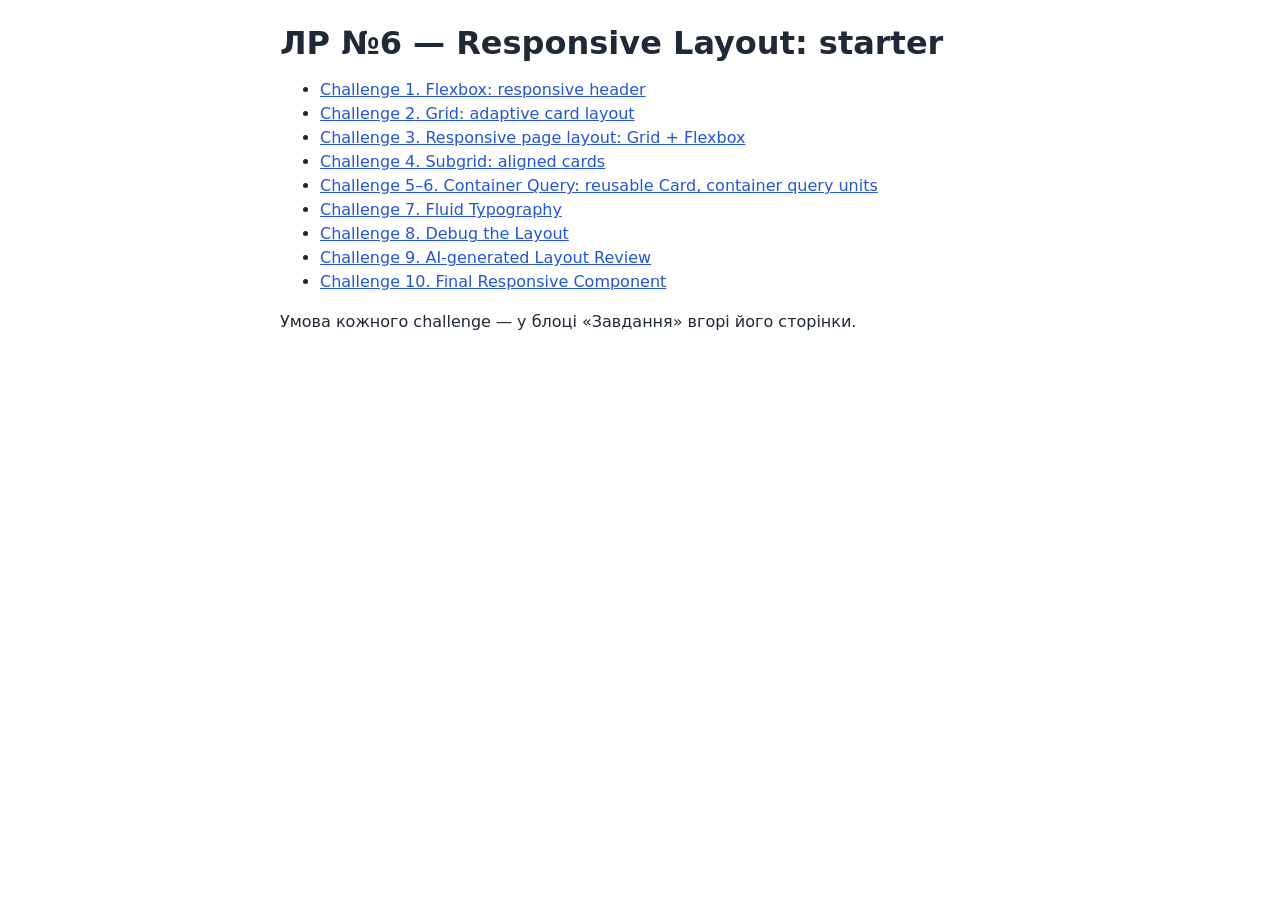
<file: index.html>
<!doctype html>
<html lang="uk">
<head>
  <meta charset="utf-8">
  <meta name="viewport" content="width=device-width, initial-scale=1">
  <title>ЛР №6 — starter</title>
  <link rel="stylesheet" href="base.css">
  <style>
    body { padding: 1.5rem; max-inline-size: 48rem; margin-inline: auto; }
  </style>
</head>
<body>
  <h1>ЛР №6 — Responsive Layout: starter</h1>
  <ul>
    <li><a href="challenge-01/index.html">Challenge 1. Flexbox: responsive header</a></li>
    <li><a href="challenge-02/index.html">Challenge 2. Grid: adaptive card layout</a></li>
    <li><a href="challenge-03/index.html">Challenge 3. Responsive page layout: Grid + Flexbox</a></li>
    <li><a href="challenge-04/index.html">Challenge 4. Subgrid: aligned cards</a></li>
    <li><a href="challenge-05/index.html">Challenge 5–6. Container Query: reusable Card, container query units</a></li>
    <li><a href="challenge-07/index.html">Challenge 7. Fluid Typography</a></li>
    <li><a href="challenge-08/index.html">Challenge 8. Debug the Layout</a></li>
    <li><a href="challenge-09/index.html">Challenge 9. AI-generated Layout Review</a></li>
    <li><a href="challenge-10/index.html">Challenge 10. Final Responsive Component</a></li>
  </ul>
  <p>Умова кожного challenge — у блоці «Завдання» вгорі його сторінки.</p>
</body>
</html>
</file>
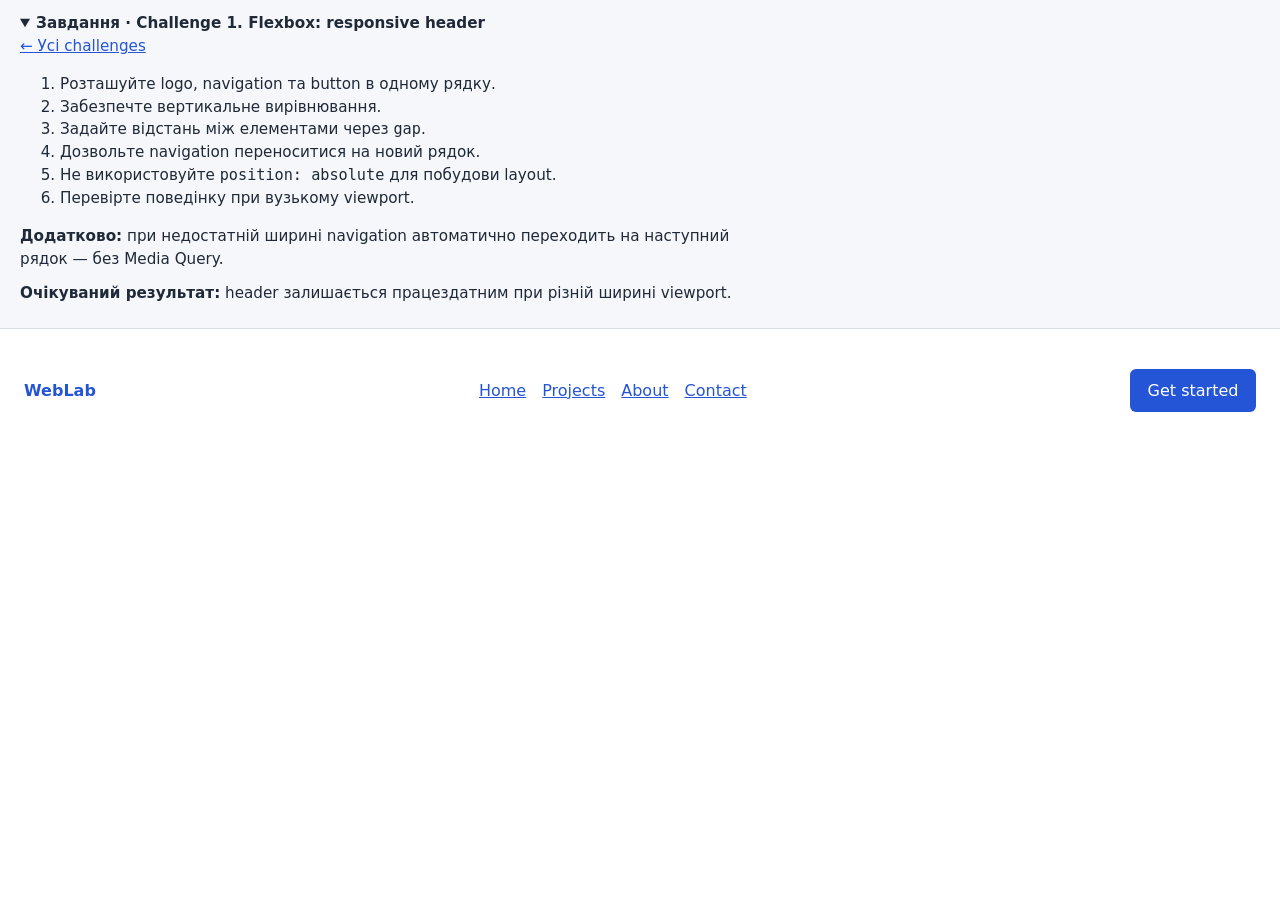
<file: challenge-01/index.html>
<!doctype html>
<html lang="en">
<head>
  <meta charset="utf-8">
  <meta name="viewport" content="width=device-width, initial-scale=1">
  <title>Challenge 1 — Flexbox header</title>
  <link rel="stylesheet" href="../base.css">
  <link rel="stylesheet" href="style.css">
</head>
<body>
<details class="task" lang="uk" open>
  <summary>Завдання · Challenge 1. Flexbox: responsive header</summary>
  <p class="task-back"><a href="../index.html">← Усі challenges</a></p>
  <ol>
    <li>Розташуйте logo, navigation та button в одному рядку.</li>
    <li>Забезпечте вертикальне вирівнювання.</li>
    <li>Задайте відстань між елементами через <code>gap</code>.</li>
    <li>Дозвольте navigation переноситися на новий рядок.</li>
    <li>Не використовуйте <code>position: absolute</code> для побудови layout.</li>
    <li>Перевірте поведінку при вузькому viewport.</li>
  </ol>
  <p><strong>Додатково:</strong> при недостатній ширині navigation автоматично
    переходить на наступний рядок — без Media Query.</p>
  <p><strong>Очікуваний результат:</strong> header залишається працездатним при
    різній ширині viewport.</p>
</details>

<header class="header">
  <a class="logo" href="#">WebLab</a>

  <nav class="navigation">
    <a href="#">Home</a>
    <a href="#">Projects</a>
    <a href="#">About</a>
    <a href="#">Contact</a>
  </nav>

  <button class="header-action">Get started</button>
</header>
</body>
</html>
</file>
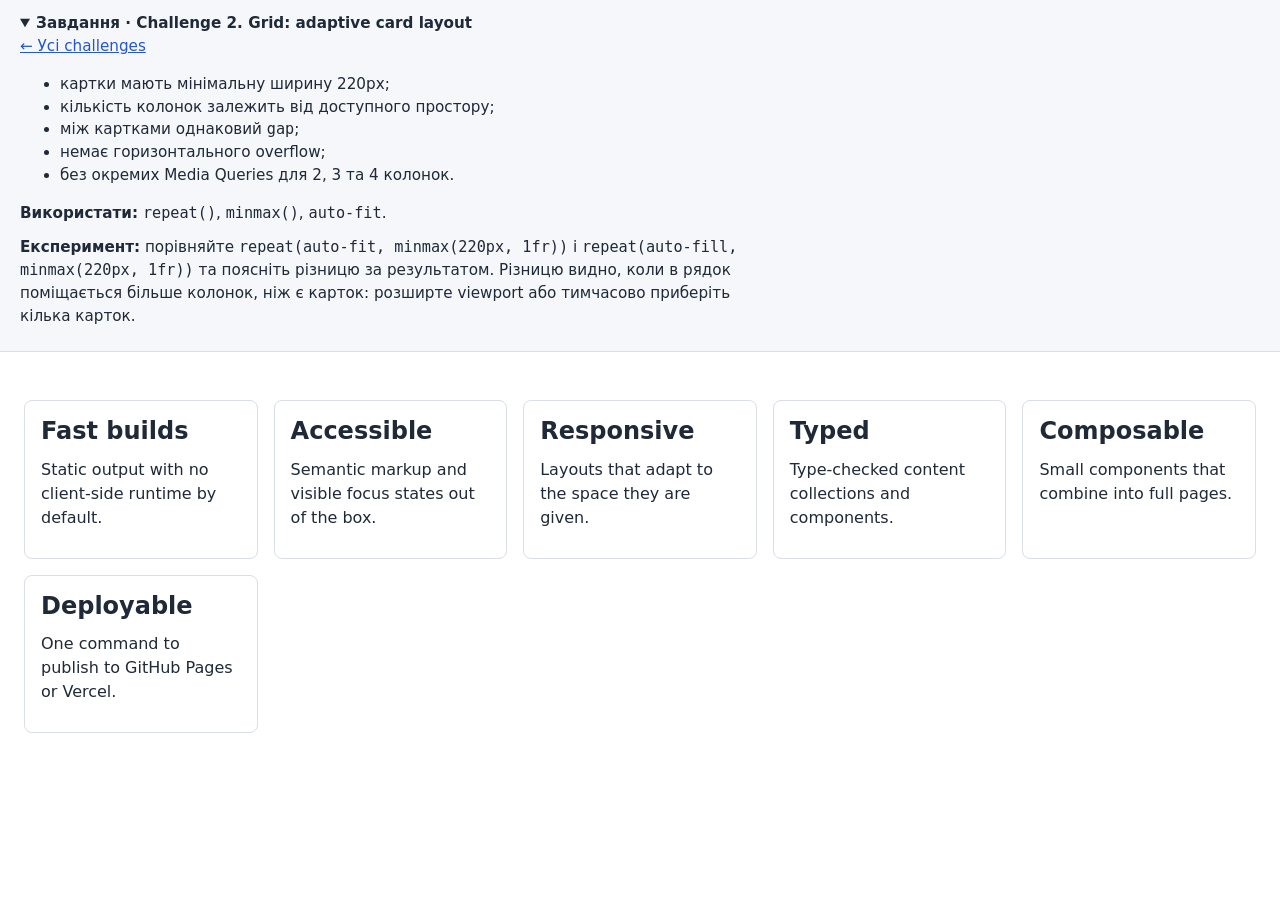
<file: challenge-02/index.html>
<!doctype html>
<html lang="en">
<head>
  <meta charset="utf-8">
  <meta name="viewport" content="width=device-width, initial-scale=1">
  <title>Challenge 2 — Grid cards</title>
  <link rel="stylesheet" href="../base.css">
  <link rel="stylesheet" href="style.css">
</head>
<body>
<details class="task" lang="uk" open>
  <summary>Завдання · Challenge 2. Grid: adaptive card layout</summary>
  <p class="task-back"><a href="../index.html">← Усі challenges</a></p>
  <ul>
    <li>картки мають мінімальну ширину 220px;</li>
    <li>кількість колонок залежить від доступного простору;</li>
    <li>між картками однаковий <code>gap</code>;</li>
    <li>немає горизонтального overflow;</li>
    <li>без окремих Media Queries для 2, 3 та 4 колонок.</li>
  </ul>
  <p><strong>Використати:</strong> <code>repeat()</code>, <code>minmax()</code>, <code>auto-fit</code>.</p>
  <p><strong>Експеримент:</strong> порівняйте <code>repeat(auto-fit, minmax(220px, 1fr))</code>
    і <code>repeat(auto-fill, minmax(220px, 1fr))</code> та поясніть різницю за
    результатом. Різницю видно, коли в рядок поміщається більше колонок, ніж є
    карток: розширте viewport або тимчасово приберіть кілька карток.</p>
</details>

<section class="features">
  <article class="feature-card">
    <h2>Fast builds</h2>
    <p>Static output with no client-side runtime by default.</p>
  </article>
  <article class="feature-card">
    <h2>Accessible</h2>
    <p>Semantic markup and visible focus states out of the box.</p>
  </article>
  <article class="feature-card">
    <h2>Responsive</h2>
    <p>Layouts that adapt to the space they are given.</p>
  </article>
  <article class="feature-card">
    <h2>Typed</h2>
    <p>Type-checked content collections and components.</p>
  </article>
  <article class="feature-card">
    <h2>Composable</h2>
    <p>Small components that combine into full pages.</p>
  </article>
  <article class="feature-card">
    <h2>Deployable</h2>
    <p>One command to publish to GitHub Pages or Vercel.</p>
  </article>
</section>
</body>
</html>
</file>
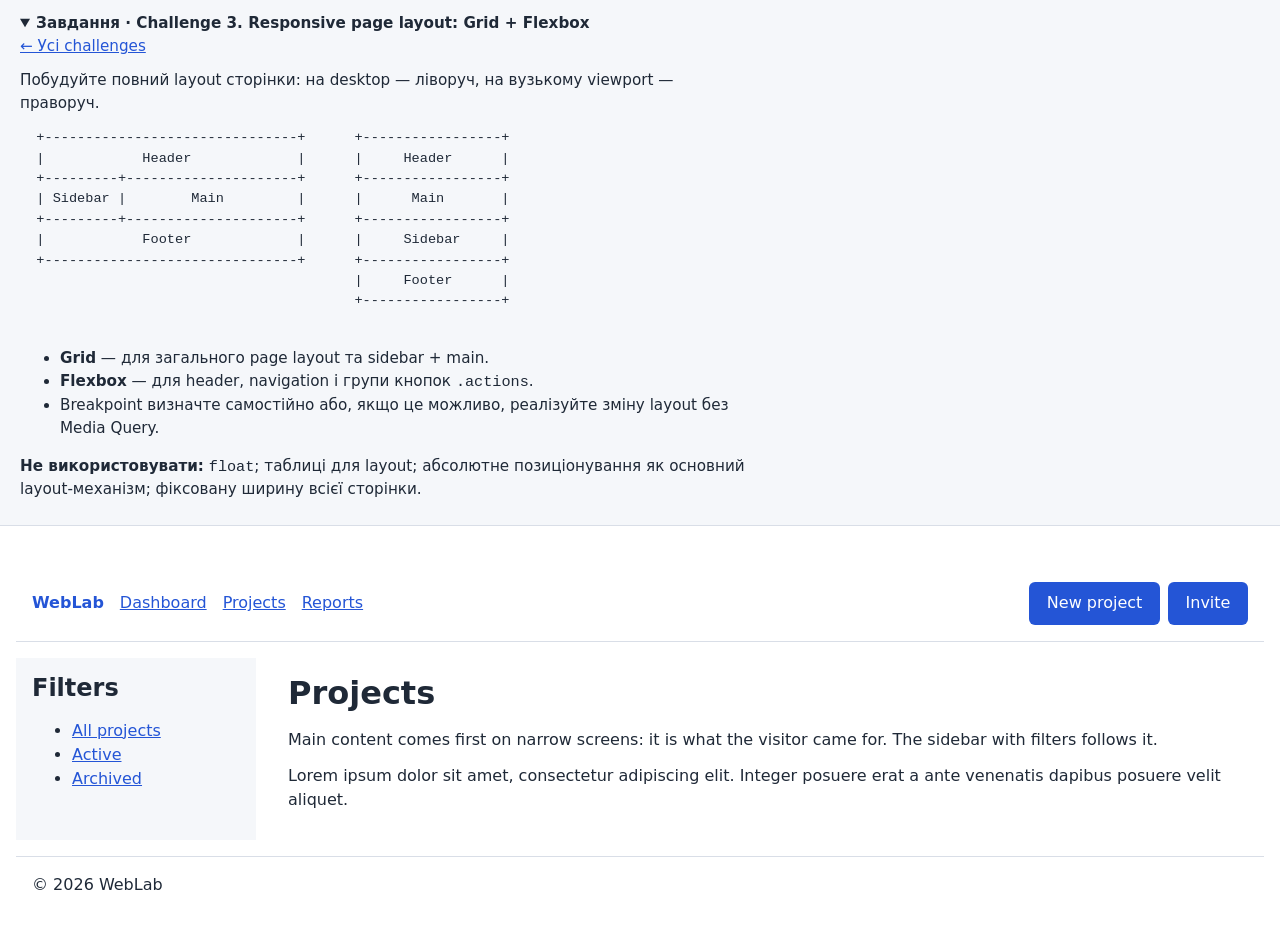
<file: challenge-03/index.html>
<!doctype html>
<html lang="en">
<head>
  <meta charset="utf-8">
  <meta name="viewport" content="width=device-width, initial-scale=1">
  <title>Challenge 3 — Page layout</title>
  <link rel="stylesheet" href="../base.css">
  <link rel="stylesheet" href="style.css">
</head>
<body>
<details class="task" lang="uk" open>
  <summary>Завдання · Challenge 3. Responsive page layout: Grid + Flexbox</summary>
  <p class="task-back"><a href="../index.html">← Усі challenges</a></p>
  <p>Побудуйте повний layout сторінки: на desktop — ліворуч, на вузькому viewport — праворуч.</p>
  <pre>
  +-------------------------------+      +-----------------+
  |            Header             |      |     Header      |
  +---------+---------------------+      +-----------------+
  | Sidebar |        Main         |      |      Main       |
  +---------+---------------------+      +-----------------+
  |            Footer             |      |     Sidebar     |
  +-------------------------------+      +-----------------+
                                         |     Footer      |
                                         +-----------------+
  </pre>
  <ul>
    <li><strong>Grid</strong> — для загального page layout та sidebar + main.</li>
    <li><strong>Flexbox</strong> — для header, navigation і групи кнопок <code>.actions</code>.</li>
    <li>Breakpoint визначте самостійно або, якщо це можливо, реалізуйте зміну
      layout без Media Query.</li>
  </ul>
  <p><strong>Не використовувати:</strong> <code>float</code>; таблиці для layout;
    абсолютне позиціонування як основний layout-механізм; фіксовану ширину всієї
    сторінки.</p>
</details>

<div class="page">
  <header class="site-header">
    <a class="logo" href="#">WebLab</a>
    <nav class="navigation">
      <a href="#">Dashboard</a>
      <a href="#">Projects</a>
      <a href="#">Reports</a>
    </nav>
    <div class="actions">
      <button>New project</button>
      <button>Invite</button>
    </div>
  </header>

  <aside class="sidebar">
    <h2>Filters</h2>
    <ul>
      <li><a href="#">All projects</a></li>
      <li><a href="#">Active</a></li>
      <li><a href="#">Archived</a></li>
    </ul>
  </aside>

  <main class="main">
    <h1>Projects</h1>
    <p>Main content comes first on narrow screens: it is what the visitor came for.
      The sidebar with filters follows it.</p>
    <p>Lorem ipsum dolor sit amet, consectetur adipiscing elit. Integer posuere erat
      a ante venenatis dapibus posuere velit aliquet.</p>
  </main>

  <footer class="site-footer">
    <p>&copy; 2026 WebLab</p>
  </footer>
</div>
</body>
</html>
</file>
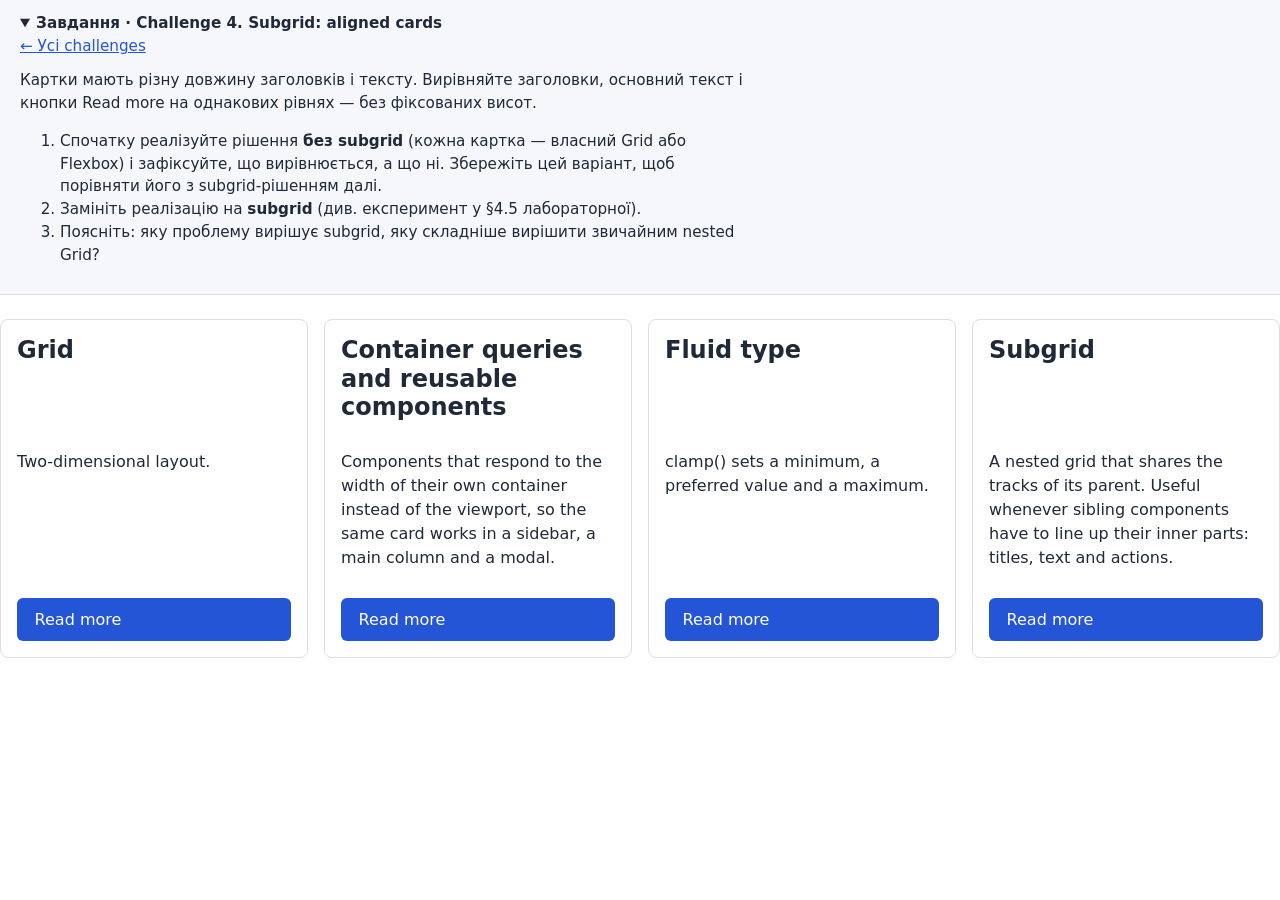
<file: challenge-04/index.html>
<!doctype html>
<html lang="en">
<head>
  <meta charset="utf-8">
  <meta name="viewport" content="width=device-width, initial-scale=1">
  <title>Challenge 4 — Subgrid cards</title>
  <link rel="stylesheet" href="../base.css">
  <link rel="stylesheet" href="style.css">
</head>
<body>
<details class="task" lang="uk" open>
  <summary>Завдання · Challenge 4. Subgrid: aligned cards</summary>
  <p class="task-back"><a href="../index.html">← Усі challenges</a></p>
  <p>Картки мають різну довжину заголовків і тексту. Вирівняйте заголовки,
    основний текст і кнопки Read more на однакових рівнях — без фіксованих висот.</p>
  <ol>
    <li>Спочатку реалізуйте рішення <strong>без subgrid</strong> (кожна картка — власний
      Grid або Flexbox) і зафіксуйте, що вирівнюється, а що ні. Збережіть цей
      варіант, щоб порівняти його з subgrid-рішенням далі.</li>
    <li>Замініть реалізацію на <strong>subgrid</strong> (див. експеримент у §4.5 лабораторної).</li>
    <li>Поясніть: яку проблему вирішує subgrid, яку складніше вирішити звичайним
      nested Grid?</li>
  </ol>
</details>

<section class="cards">
  <article class="card">
    <h2>Grid</h2>
    <p>Two-dimensional layout.</p>
    <a class="button" href="#">Read more</a>
  </article>
  <article class="card">
    <h2>Container queries and reusable components</h2>
    <p>Components that respond to the width of their own container instead of the viewport, so the same card works in a sidebar, a main column and a modal.</p>
    <a class="button" href="#">Read more</a>
  </article>
  <article class="card">
    <h2>Fluid type</h2>
    <p>clamp() sets a minimum, a preferred value and a maximum.</p>
    <a class="button" href="#">Read more</a>
  </article>
  <article class="card">
    <h2>Subgrid</h2>
    <p>A nested grid that shares the tracks of its parent. Useful whenever sibling components have to line up their inner parts: titles, text and actions.</p>
    <a class="button" href="#">Read more</a>
  </article>
</section>
</body>
</html>
</file>
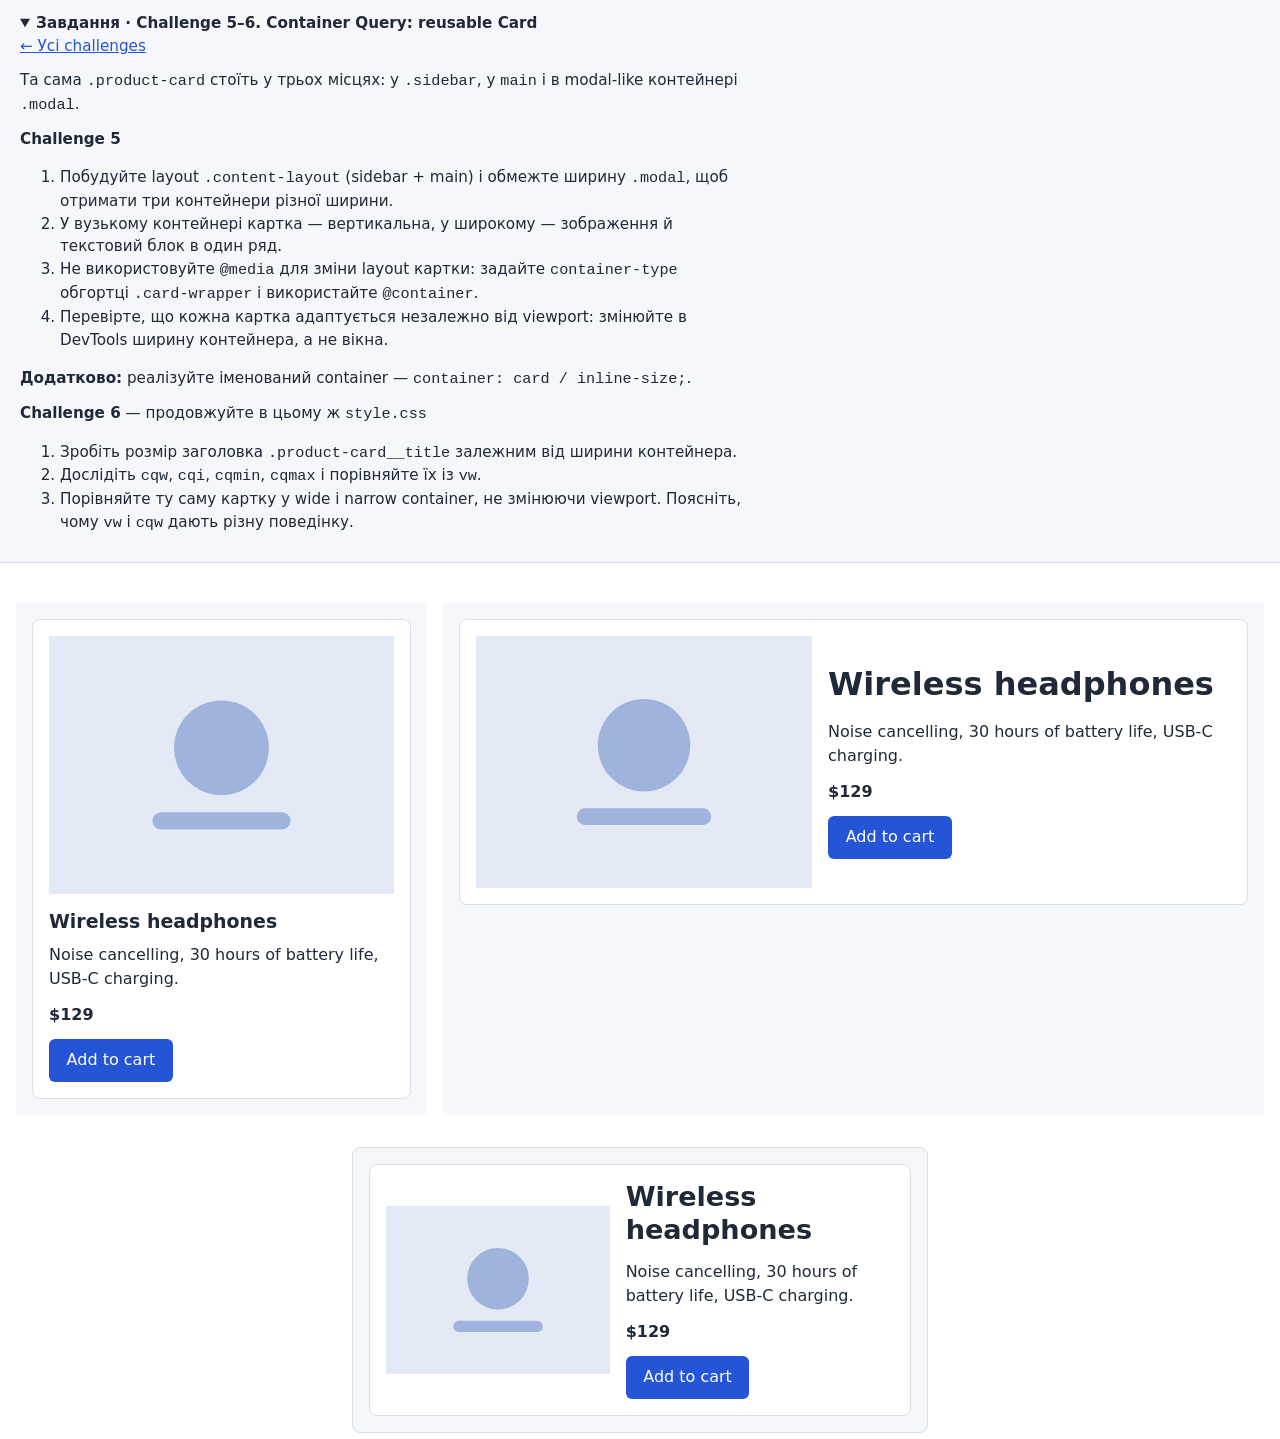
<file: challenge-05/index.html>
<!doctype html>
<html lang="en">
<head>
  <meta charset="utf-8">
  <meta name="viewport" content="width=device-width, initial-scale=1">
  <title>Challenge 5–6 — Container Query card</title>
  <link rel="stylesheet" href="../base.css">
  <link rel="stylesheet" href="style.css">
</head>
<body>
<details class="task" lang="uk" open>
  <summary>Завдання · Challenge 5–6. Container Query: reusable Card</summary>
  <p class="task-back"><a href="../index.html">← Усі challenges</a></p>
  <p>Та сама <code>.product-card</code> стоїть у трьох місцях: у <code>.sidebar</code>,
    у <code>main</code> і в modal-like контейнері <code>.modal</code>.</p>
  <p><strong>Challenge 5</strong></p>
  <ol>
    <li>Побудуйте layout <code>.content-layout</code> (sidebar + main) і обмежте ширину
      <code>.modal</code>, щоб отримати три контейнери різної ширини.</li>
    <li>У вузькому контейнері картка — вертикальна, у широкому — зображення й
      текстовий блок в один ряд.</li>
    <li>Не використовуйте <code>@media</code> для зміни layout картки: задайте
      <code>container-type</code> обгортці <code>.card-wrapper</code> і використайте
      <code>@container</code>.</li>
    <li>Перевірте, що кожна картка адаптується незалежно від viewport: змінюйте в
      DevTools ширину контейнера, а не вікна.</li>
  </ol>
  <p><strong>Додатково:</strong> реалізуйте іменований container —
    <code>container: card / inline-size;</code>.</p>
  <p><strong>Challenge 6</strong> — продовжуйте в цьому ж <code>style.css</code></p>
  <ol>
    <li>Зробіть розмір заголовка <code>.product-card__title</code> залежним від ширини
      контейнера.</li>
    <li>Дослідіть <code>cqw</code>, <code>cqi</code>, <code>cqmin</code>, <code>cqmax</code>
      і порівняйте їх із <code>vw</code>.</li>
    <li>Порівняйте ту саму картку у wide і narrow container, не змінюючи viewport.
      Поясніть, чому <code>vw</code> і <code>cqw</code> дають різну поведінку.</li>
  </ol>
</details>

<div class="content-layout">
  <aside class="sidebar">
    <div class="card-wrapper">
      <article class="product-card">
        <img src="../img/product.svg" alt="" width="320" height="240">
        <div class="product-card__body">
          <h2 class="product-card__title">Wireless headphones</h2>
          <p>Noise cancelling, 30 hours of battery life, USB-C charging.</p>
          <p class="product-card__price">$129</p>
          <button>Add to cart</button>
        </div>
      </article>
    </div>
  </aside>

  <main>
    <div class="card-wrapper">
      <article class="product-card">
        <img src="../img/product.svg" alt="" width="320" height="240">
        <div class="product-card__body">
          <h2 class="product-card__title">Wireless headphones</h2>
          <p>Noise cancelling, 30 hours of battery life, USB-C charging.</p>
          <p class="product-card__price">$129</p>
          <button>Add to cart</button>
        </div>
      </article>
    </div>
  </main>
</div>

<!-- Modal-like container: третє місце для тієї самої картки. -->
<div class="modal">
  <div class="card-wrapper">
    <article class="product-card">
      <img src="../img/product.svg" alt="" width="320" height="240">
      <div class="product-card__body">
        <h2 class="product-card__title">Wireless headphones</h2>
        <p>Noise cancelling, 30 hours of battery life, USB-C charging.</p>
        <p class="product-card__price">$129</p>
        <button>Add to cart</button>
      </div>
    </article>
  </div>
</div>
</body>
</html>
</file>
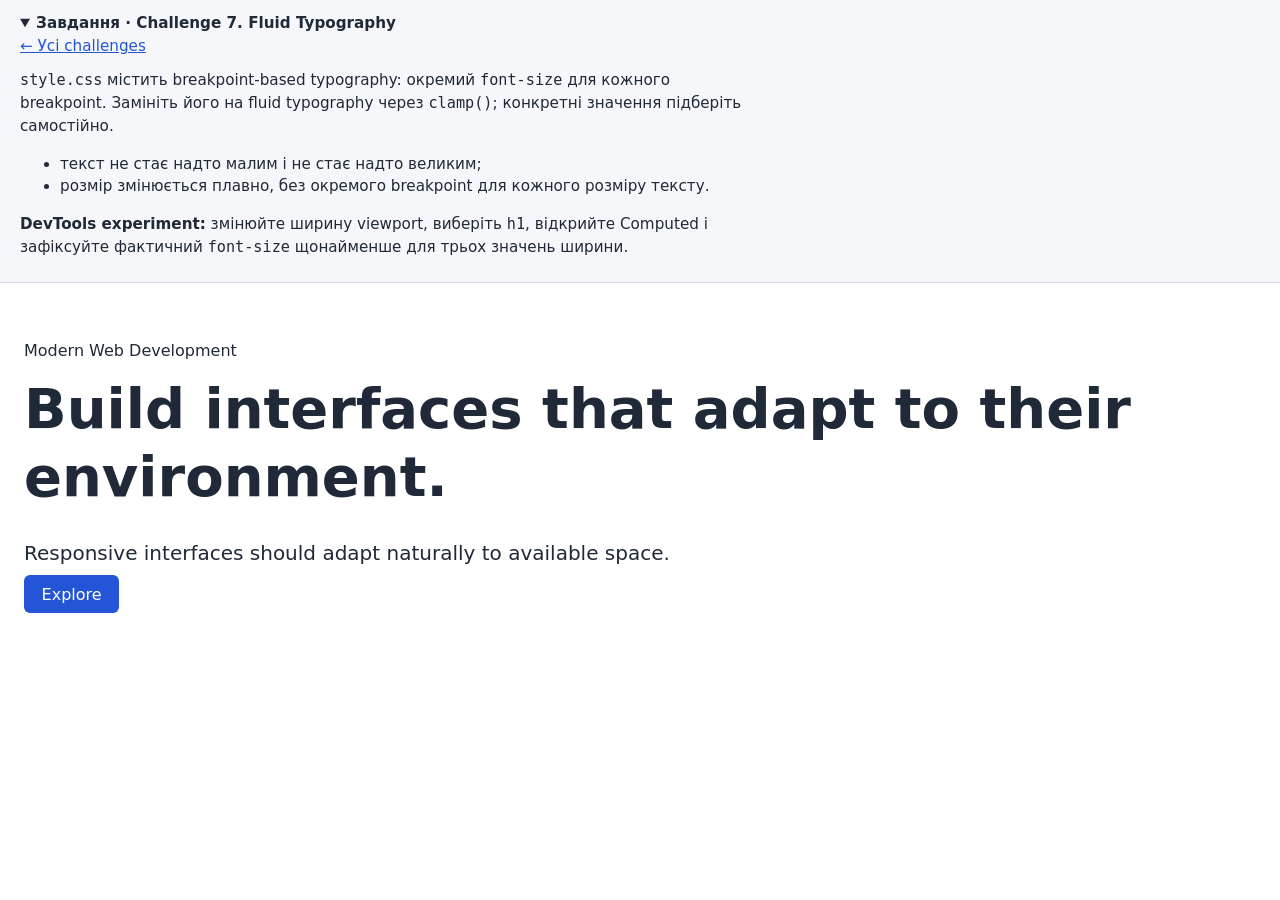
<file: challenge-07/index.html>
<!doctype html>
<html lang="en">
<head>
  <meta charset="utf-8">
  <meta name="viewport" content="width=device-width, initial-scale=1">
  <title>Challenge 7 — Fluid Typography</title>
  <link rel="stylesheet" href="../base.css">
  <link rel="stylesheet" href="style.css">
</head>
<body>
<details class="task" lang="uk" open>
  <summary>Завдання · Challenge 7. Fluid Typography</summary>
  <p class="task-back"><a href="../index.html">← Усі challenges</a></p>
  <p><code>style.css</code> містить breakpoint-based typography: окремий
    <code>font-size</code> для кожного breakpoint. Замініть його на fluid typography
    через <code>clamp()</code>; конкретні значення підберіть самостійно.</p>
  <ul>
    <li>текст не стає надто малим і не стає надто великим;</li>
    <li>розмір змінюється плавно, без окремого breakpoint для кожного розміру тексту.</li>
  </ul>
  <p><strong>DevTools experiment:</strong> змінюйте ширину viewport, виберіть
    <code>h1</code>, відкрийте Computed і зафіксуйте фактичний <code>font-size</code>
    щонайменше для трьох значень ширини.</p>
</details>

<section class="hero">
  <p class="eyebrow">Modern Web Development</p>
  <h1>Build interfaces that adapt to their environment.</h1>
  <p class="hero-text">
    Responsive interfaces should adapt naturally to available space.
  </p>
  <a class="button" href="#">Explore</a>
</section>
</body>
</html>
</file>
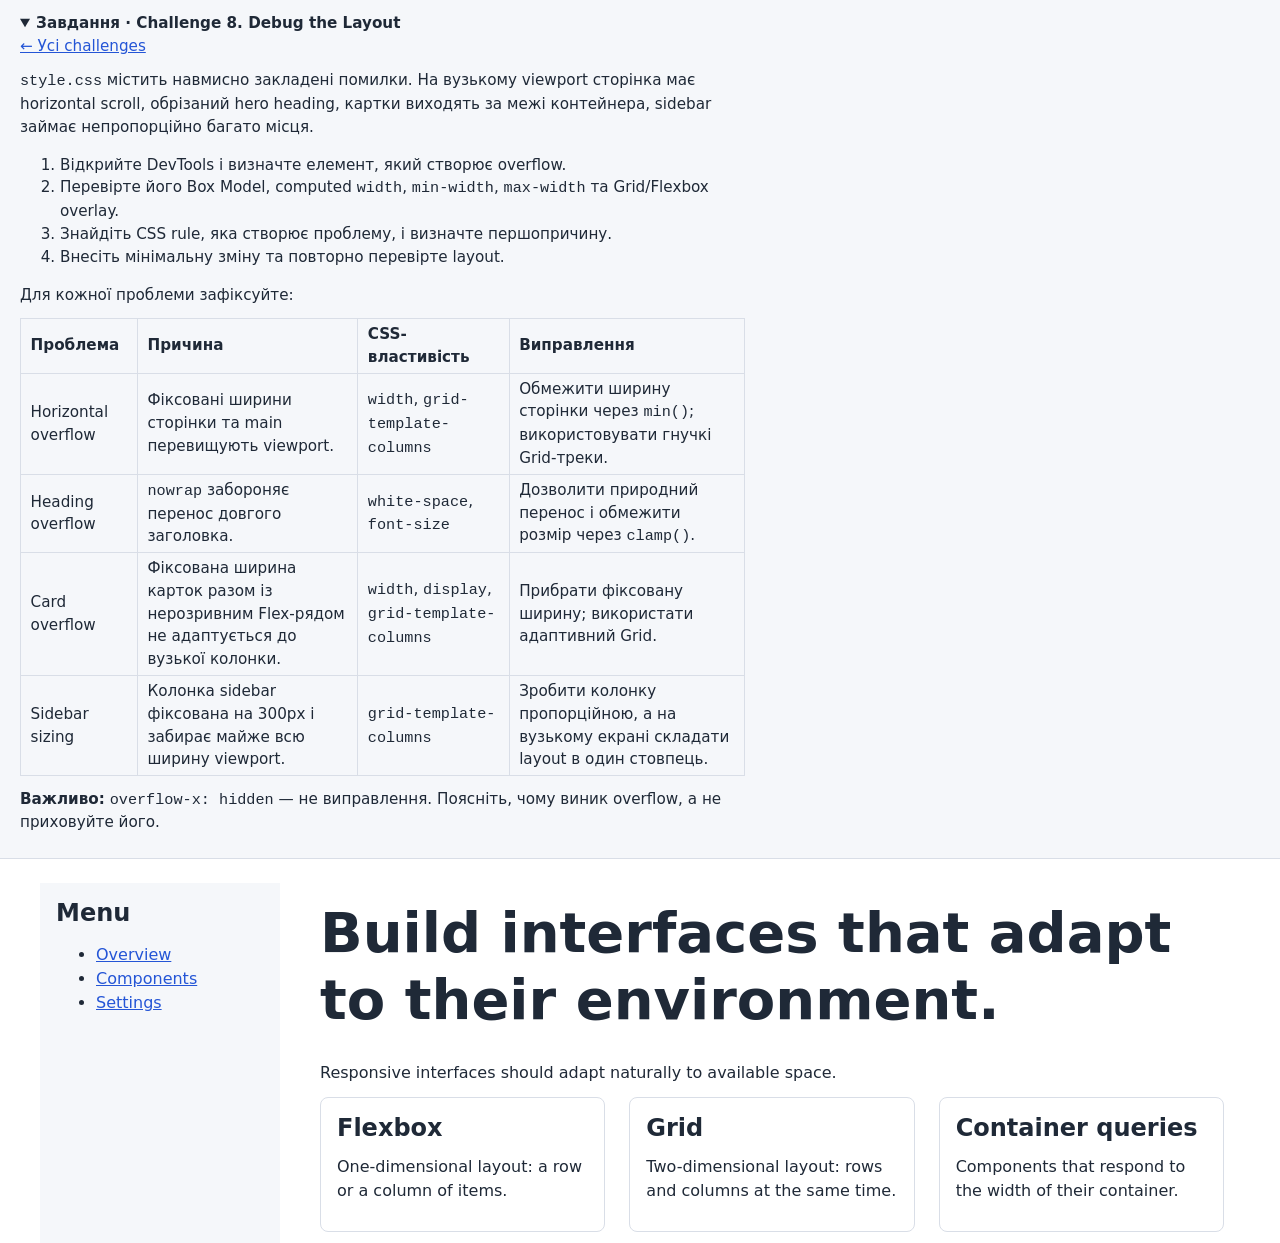
<file: challenge-08/index.html>
<!doctype html>
<html lang="en">
  <head>
    <meta charset="utf-8" />
    <meta name="viewport" content="width=device-width, initial-scale=1" />
    <title>Challenge 8 — Debug the Layout</title>
    <link rel="stylesheet" href="../base.css" />
    <link rel="stylesheet" href="style.css" />
  </head>
  <body>
    <details class="task" lang="uk" open>
      <summary>Завдання · Challenge 8. Debug the Layout</summary>
      <p class="task-back"><a href="../index.html">← Усі challenges</a></p>
      <p>
        <code>style.css</code> містить навмисно закладені помилки. На вузькому viewport сторінка має
        horizontal scroll, обрізаний hero heading, картки виходять за межі контейнера, sidebar
        займає непропорційно багато місця.
      </p>
      <ol>
        <li>Відкрийте DevTools і визначте елемент, який створює overflow.</li>
        <li>
          Перевірте його Box Model, computed <code>width</code>, <code>min-width</code>,
          <code>max-width</code> та Grid/Flexbox overlay.
        </li>
        <li>Знайдіть CSS rule, яка створює проблему, і визначте першопричину.</li>
        <li>Внесіть мінімальну зміну та повторно перевірте layout.</li>
      </ol>
      <p>Для кожної проблеми зафіксуйте:</p>
      <table>
        <tr>
          <th>Проблема</th>
          <th>Причина</th>
          <th>CSS-властивість</th>
          <th>Виправлення</th>
        </tr>
        <tr>
          <td>Horizontal overflow</td>
          <td>Фіксовані ширини сторінки та main перевищують viewport.</td>
          <td><code>width</code>, <code>grid-template-columns</code></td>
          <td>
            Обмежити ширину сторінки через <code>min()</code>; використовувати гнучкі Grid-треки.
          </td>
        </tr>
        <tr>
          <td>Heading overflow</td>
          <td><code>nowrap</code> забороняє перенос довгого заголовка.</td>
          <td><code>white-space</code>, <code>font-size</code></td>
          <td>Дозволити природний перенос і обмежити розмір через <code>clamp()</code>.</td>
        </tr>
        <tr>
          <td>Card overflow</td>
          <td>
            Фіксована ширина карток разом із нерозривним Flex-рядом не адаптується до вузької
            колонки.
          </td>
          <td><code>width</code>, <code>display</code>, <code>grid-template-columns</code></td>
          <td>Прибрати фіксовану ширину; використати адаптивний Grid.</td>
        </tr>
        <tr>
          <td>Sidebar sizing</td>
          <td>Колонка sidebar фіксована на 300px і забирає майже всю ширину viewport.</td>
          <td><code>grid-template-columns</code></td>
          <td>
            Зробити колонку пропорційною, а на вузькому екрані складати layout в один стовпець.
          </td>
        </tr>
      </table>
      <p>
        <strong>Важливо:</strong> <code>overflow-x: hidden</code> — не виправлення. Поясніть, чому
        виник overflow, а не приховуйте його.
      </p>
    </details>

    <div class="page">
      <aside class="sidebar">
        <h2>Menu</h2>
        <ul>
          <li><a href="#">Overview</a></li>
          <li><a href="#">Components</a></li>
          <li><a href="#">Settings</a></li>
        </ul>
      </aside>

      <main class="main">
        <section class="hero">
          <h1>Build interfaces that adapt to their environment.</h1>
          <p>Responsive interfaces should adapt naturally to available space.</p>
        </section>

        <section class="cards">
          <article class="card">
            <h2>Flexbox</h2>
            <p>One-dimensional layout: a row or a column of items.</p>
          </article>
          <article class="card">
            <h2>Grid</h2>
            <p>Two-dimensional layout: rows and columns at the same time.</p>
          </article>
          <article class="card">
            <h2>Container queries</h2>
            <p>Components that respond to the width of their container.</p>
          </article>
        </section>
      </main>
    </div>
  </body>
</html>
</file>
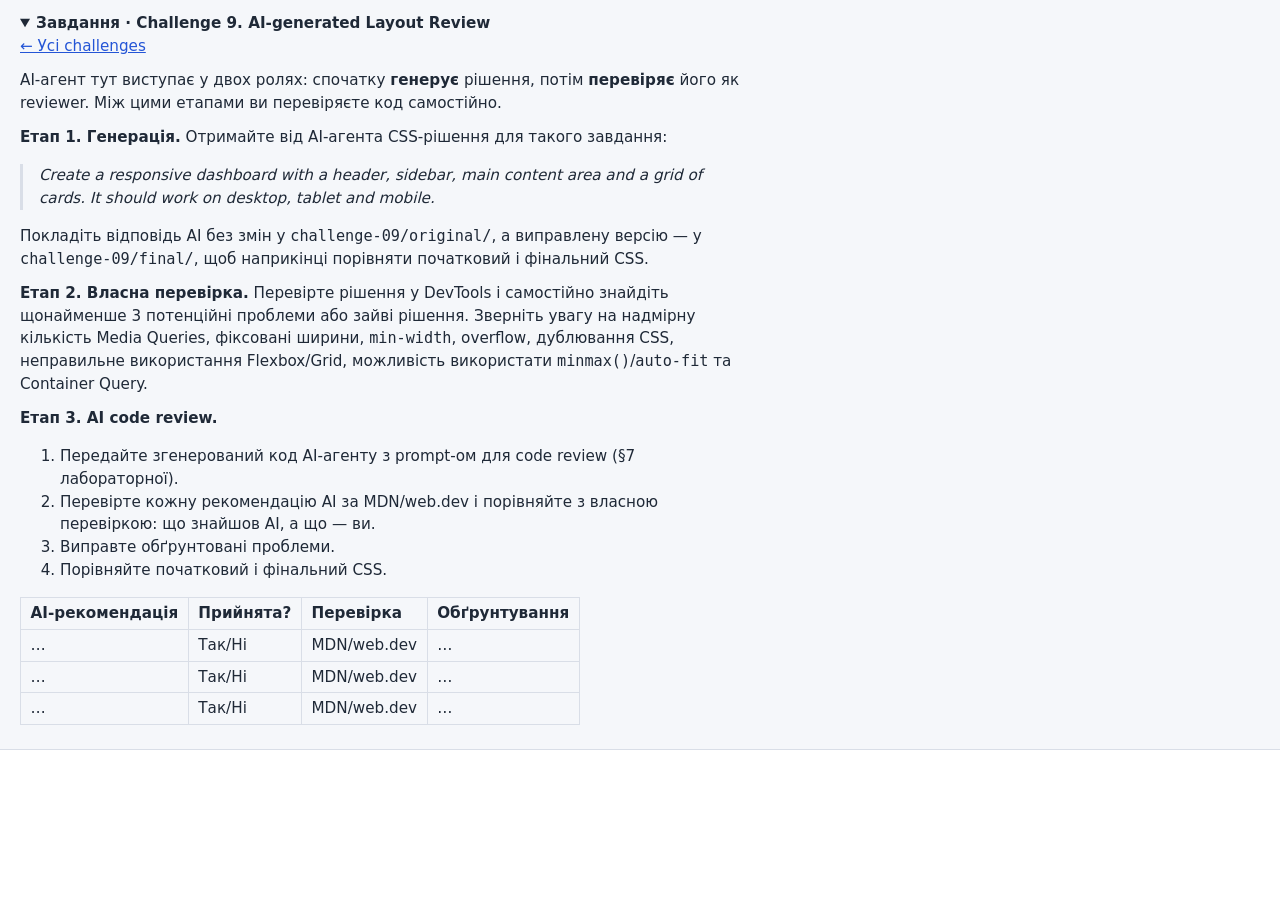
<file: challenge-09/index.html>
<!doctype html>
<html lang="uk">
  <head>
    <meta charset="utf-8" />
    <meta name="viewport" content="width=device-width, initial-scale=1" />
    <title>Challenge 9 — AI-generated Layout Review</title>
    <link rel="stylesheet" href="../base.css" />
  </head>
  <body>
    <details class="task" lang="uk" open>
      <summary>Завдання · Challenge 9. AI-generated Layout Review</summary>
      <p class="task-back"><a href="../index.html">← Усі challenges</a></p>
      <p>
        AI-агент тут виступає у двох ролях: спочатку <strong>генерує</strong> рішення, потім
        <strong>перевіряє</strong> його як reviewer. Між цими етапами ви перевіряєте код самостійно.
      </p>
      <p>
        <strong>Етап 1. Генерація.</strong> Отримайте від AI-агента CSS-рішення для такого завдання:
      </p>
      <blockquote lang="en">
        Create a responsive dashboard with a header, sidebar, main content area and a grid of cards.
        It should work on desktop, tablet and mobile.
      </blockquote>
      <p>
        Покладіть відповідь AI без змін у <code>challenge-09/original/</code>, а виправлену версію —
        у <code>challenge-09/final/</code>, щоб наприкінці порівняти початковий і фінальний CSS.
      </p>
      <p>
        <strong>Етап 2. Власна перевірка.</strong> Перевірте рішення у DevTools і самостійно
        знайдіть щонайменше 3 потенційні проблеми або зайві рішення. Зверніть увагу на надмірну
        кількість Media Queries, фіксовані ширини, <code>min-width</code>, overflow, дублювання CSS,
        неправильне використання Flexbox/Grid, можливість використати <code>minmax()</code>/<code
          >auto-fit</code
        >
        та Container Query.
      </p>
      <p><strong>Етап 3. AI code review.</strong></p>
      <ol>
        <li>Передайте згенерований код AI-агенту з prompt-ом для code review (§7 лабораторної).</li>
        <li>
          Перевірте кожну рекомендацію AI за MDN/web.dev і порівняйте з власною перевіркою: що
          знайшов AI, а що — ви.
        </li>
        <li>Виправте обґрунтовані проблеми.</li>
        <li>Порівняйте початковий і фінальний CSS.</li>
      </ol>
      <table>
        <tr>
          <th>AI-рекомендація</th>
          <th>Прийнята?</th>
          <th>Перевірка</th>
          <th>Обґрунтування</th>
        </tr>
        <tr>
          <td>…</td>
          <td>Так/Ні</td>
          <td>MDN/web.dev</td>
          <td>…</td>
        </tr>
        <tr>
          <td>…</td>
          <td>Так/Ні</td>
          <td>MDN/web.dev</td>
          <td>…</td>
        </tr>
        <tr>
          <td>…</td>
          <td>Так/Ні</td>
          <td>MDN/web.dev</td>
          <td>…</td>
        </tr>
      </table>
    </details>
  </body>
</html>
</file>
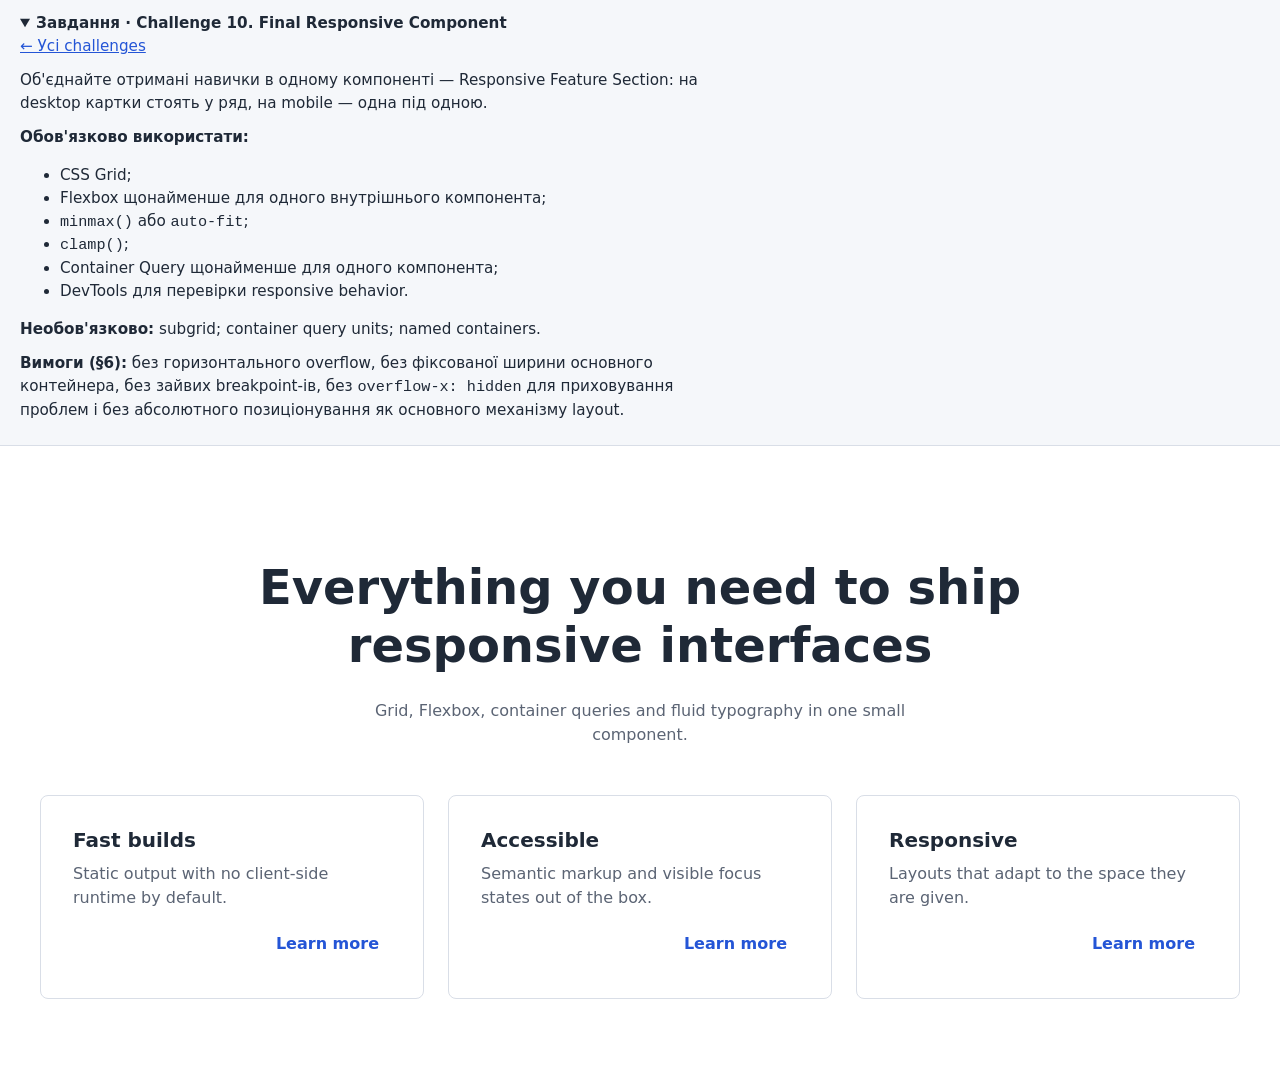
<file: challenge-10/index.html>
<!doctype html>
<html lang="en">
<head>
  <meta charset="utf-8">
  <meta name="viewport" content="width=device-width, initial-scale=1">
  <title>Challenge 10 — Responsive Feature Section</title>
  <link rel="stylesheet" href="../base.css">
  <link rel="stylesheet" href="style.css">
</head>
<body>
<details class="task" lang="uk" open>
  <summary>Завдання · Challenge 10. Final Responsive Component</summary>
  <p class="task-back"><a href="../index.html">← Усі challenges</a></p>
  <p>Об'єднайте отримані навички в одному компоненті — Responsive Feature Section:
    на desktop картки стоять у ряд, на mobile — одна під одною.</p>
  <p><strong>Обов'язково використати:</strong></p>
  <ul>
    <li>CSS Grid;</li>
    <li>Flexbox щонайменше для одного внутрішнього компонента;</li>
    <li><code>minmax()</code> або <code>auto-fit</code>;</li>
    <li><code>clamp()</code>;</li>
    <li>Container Query щонайменше для одного компонента;</li>
    <li>DevTools для перевірки responsive behavior.</li>
  </ul>
  <p><strong>Необов'язково:</strong> subgrid; container query units; named containers.</p>
  <p><strong>Вимоги (§6):</strong> без горизонтального overflow, без фіксованої
    ширини основного контейнера, без зайвих breakpoint-ів, без
    <code>overflow-x: hidden</code> для приховування проблем і без абсолютного
    позиціонування як основного механізму layout.</p>
</details>

<section class="feature-section">
  <h2>Everything you need to ship responsive interfaces</h2>
  <p>Grid, Flexbox, container queries and fluid typography in one small component.</p>

  <div class="features">
    <article class="feature">
      <h3>Fast builds</h3>
      <p>Static output with no client-side runtime by default.</p>
      <a href="#">Learn more</a>
    </article>
    <article class="feature">
      <h3>Accessible</h3>
      <p>Semantic markup and visible focus states out of the box.</p>
      <a href="#">Learn more</a>
    </article>
    <article class="feature">
      <h3>Responsive</h3>
      <p>Layouts that adapt to the space they are given.</p>
      <a href="#">Learn more</a>
    </article>
  </div>
</section>
</body>
</html>
</file>
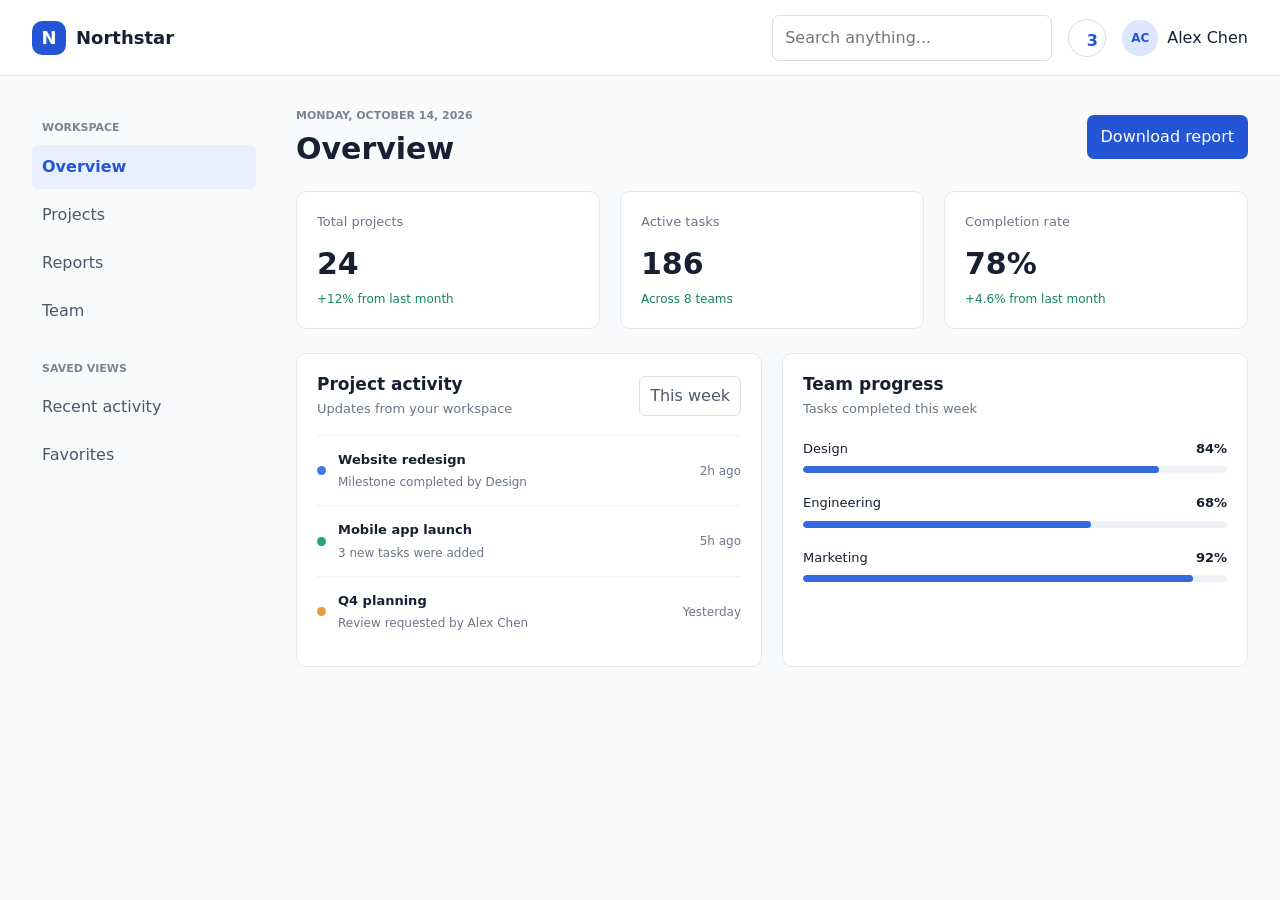
<file: challenge-09/final/index.html>
<!doctype html>
<html lang="en">
<head>
  <meta charset="utf-8">
  <meta name="viewport" content="width=device-width, initial-scale=1">
  <title>Northstar Dashboard</title>
  <link rel="stylesheet" href="../../base.css">
  <link rel="stylesheet" href="style.css">
</head>
<body>
  <div class="dashboard-shell">
    <header class="topbar">
      <a class="brand" href="#overview" aria-label="Northstar home">
        <span class="brand-mark" aria-hidden="true">N</span>
        <span>Northstar</span>
      </a>
      <div class="topbar-actions">
        <label class="search-field">
          <span class="visually-hidden">Search dashboard</span>
          <input type="search" placeholder="Search anything...">
        </label>
        <button class="icon-button" type="button" aria-label="Notifications">3</button>
        <div class="user-profile">
          <span class="avatar" aria-hidden="true">AC</span>
          <span class="user-name">Alex Chen</span>
        </div>
      </div>
    </header>

    <div class="workspace">
      <aside class="sidebar" aria-label="Main navigation">
        <p class="sidebar-label">WORKSPACE</p>
        <nav class="sidebar-nav">
          <a class="nav-link nav-link-active" href="#overview">Overview</a>
          <a class="nav-link" href="#projects">Projects</a>
          <a class="nav-link" href="#reports">Reports</a>
          <a class="nav-link" href="#team">Team</a>
        </nav>
        <p class="sidebar-label sidebar-label-bottom">SAVED VIEWS</p>
        <nav class="sidebar-nav">
          <a class="nav-link" href="#recent">Recent activity</a>
          <a class="nav-link" href="#favorites">Favorites</a>
        </nav>
      </aside>

      <main class="main-content" id="overview">
        <div class="page-heading">
          <div>
            <p class="eyebrow">MONDAY, OCTOBER 14, 2026</p>
            <h1>Overview</h1>
          </div>
          <button class="primary-button" type="button">Download report</button>
        </div>

        <section class="stats-grid" aria-label="Workspace summary">
          <article class="stat-card">
            <p class="stat-label">Total projects</p>
            <p class="stat-value">24</p>
            <p class="stat-note">+12% from last month</p>
          </article>
          <article class="stat-card">
            <p class="stat-label">Active tasks</p>
            <p class="stat-value">186</p>
            <p class="stat-note">Across 8 teams</p>
          </article>
          <article class="stat-card">
            <p class="stat-label">Completion rate</p>
            <p class="stat-value">78%</p>
            <p class="stat-note">+4.6% from last month</p>
          </article>
        </section>

        <section class="dashboard-grid" aria-label="Project activity">
          <article class="panel activity-panel">
            <div class="panel-heading">
              <div>
                <h2>Project activity</h2>
                <p>Updates from your workspace</p>
              </div>
              <button class="text-button" type="button">This week</button>
            </div>
            <div class="activity-row">
              <span class="activity-dot dot-blue" aria-hidden="true"></span>
              <div class="activity-copy">
                <strong>Website redesign</strong>
                <span>Milestone completed by Design</span>
              </div>
              <time datetime="2026-10-14">2h ago</time>
            </div>
            <div class="activity-row">
              <span class="activity-dot dot-green" aria-hidden="true"></span>
              <div class="activity-copy">
                <strong>Mobile app launch</strong>
                <span>3 new tasks were added</span>
              </div>
              <time datetime="2026-10-14">5h ago</time>
            </div>
            <div class="activity-row">
              <span class="activity-dot dot-orange" aria-hidden="true"></span>
              <div class="activity-copy">
                <strong>Q4 planning</strong>
                <span>Review requested by Alex Chen</span>
              </div>
              <time datetime="2026-10-13">Yesterday</time>
            </div>
          </article>

          <article class="panel team-panel">
            <div class="panel-heading">
              <div>
                <h2>Team progress</h2>
                <p>Tasks completed this week</p>
              </div>
            </div>
            <div class="progress-item">
              <div><span>Design</span><strong>84%</strong></div>
              <div class="progress-track"><span style="width: 84%"></span></div>
            </div>
            <div class="progress-item">
              <div><span>Engineering</span><strong>68%</strong></div>
              <div class="progress-track"><span style="width: 68%"></span></div>
            </div>
            <div class="progress-item">
              <div><span>Marketing</span><strong>92%</strong></div>
              <div class="progress-track"><span style="width: 92%"></span></div>
            </div>
          </article>
        </section>
      </main>
    </div>
  </div>
</body>
</html>
</file>
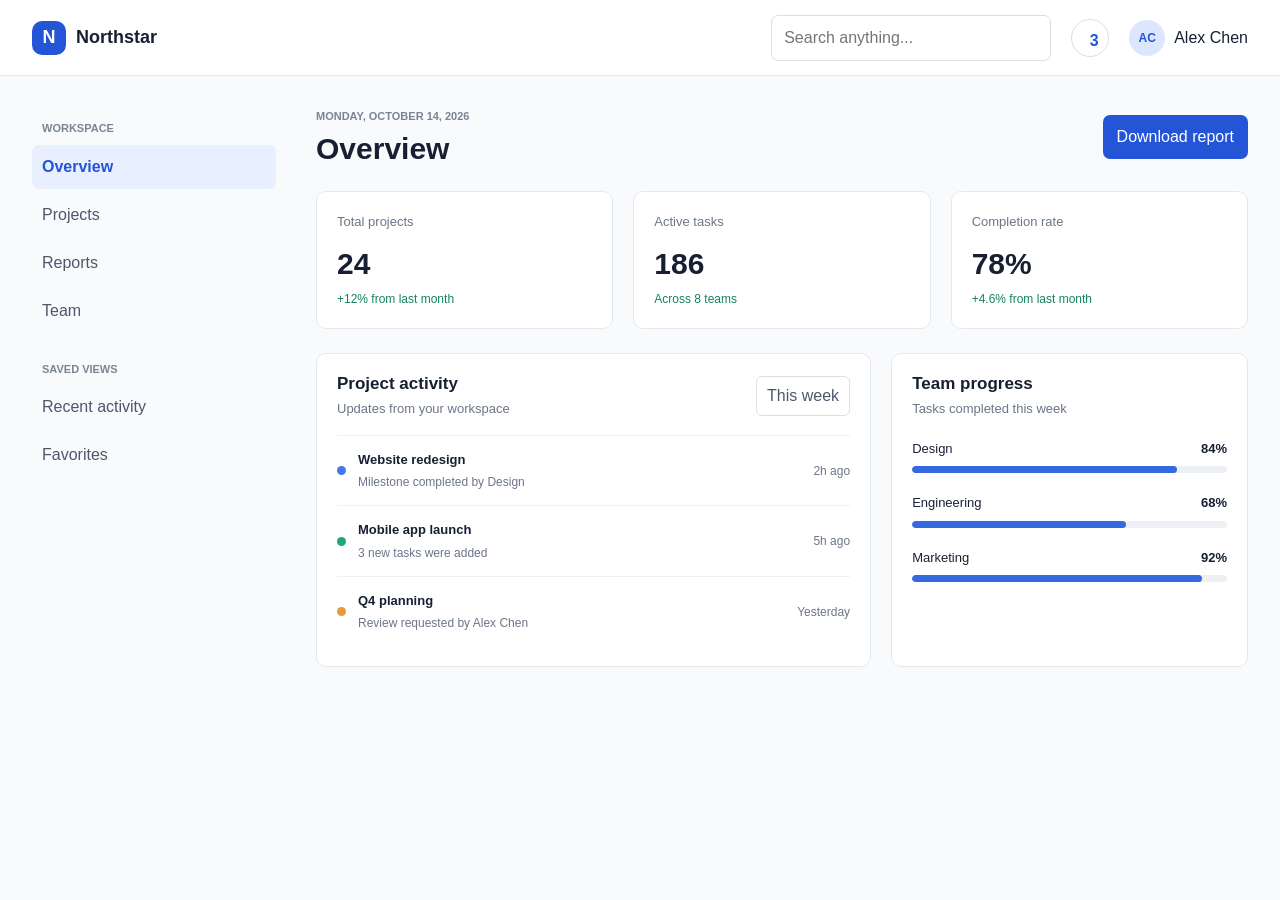
<file: challenge-09/original/index.html>
<!doctype html>
<html lang="en">
  <head>
    <meta charset="utf-8" />
    <meta name="viewport" content="width=device-width, initial-scale=1" />
    <title>Northstar Dashboard</title>
    <link rel="stylesheet" href="../../base.css" />
    <link rel="stylesheet" href="style.css" />
  </head>
  <body>
    <div class="dashboard-shell">
      <header class="topbar">
        <a class="brand" href="#overview" aria-label="Northstar home">
          <span class="brand-mark" aria-hidden="true">N</span>
          <span>Northstar</span>
        </a>
        <div class="topbar-actions">
          <label class="search-field">
            <span class="visually-hidden">Search dashboard</span>
            <input type="search" placeholder="Search anything..." />
          </label>
          <button class="icon-button" type="button" aria-label="Notifications">3</button>
          <div class="user-profile">
            <span class="avatar" aria-hidden="true">AC</span>
            <span class="user-name">Alex Chen</span>
          </div>
        </div>
      </header>

      <div class="workspace">
        <aside class="sidebar" aria-label="Main navigation">
          <p class="sidebar-label">WORKSPACE</p>
          <nav class="sidebar-nav">
            <a class="nav-link nav-link-active" href="#overview">Overview</a>
            <a class="nav-link" href="#projects">Projects</a>
            <a class="nav-link" href="#reports">Reports</a>
            <a class="nav-link" href="#team">Team</a>
          </nav>
          <p class="sidebar-label sidebar-label-bottom">SAVED VIEWS</p>
          <nav class="sidebar-nav">
            <a class="nav-link" href="#recent">Recent activity</a>
            <a class="nav-link" href="#favorites">Favorites</a>
          </nav>
        </aside>

        <main class="main-content" id="overview">
          <div class="page-heading">
            <div>
              <p class="eyebrow">MONDAY, OCTOBER 14, 2026</p>
              <h1>Overview</h1>
            </div>
            <button class="primary-button" type="button">Download report</button>
          </div>

          <section class="stats-grid" aria-label="Workspace summary">
            <article class="stat-card">
              <p class="stat-label">Total projects</p>
              <p class="stat-value">24</p>
              <p class="stat-note">+12% from last month</p>
            </article>
            <article class="stat-card">
              <p class="stat-label">Active tasks</p>
              <p class="stat-value">186</p>
              <p class="stat-note">Across 8 teams</p>
            </article>
            <article class="stat-card">
              <p class="stat-label">Completion rate</p>
              <p class="stat-value">78%</p>
              <p class="stat-note">+4.6% from last month</p>
            </article>
          </section>

          <section class="dashboard-grid" aria-label="Project activity">
            <article class="panel activity-panel">
              <div class="panel-heading">
                <div>
                  <h2>Project activity</h2>
                  <p>Updates from your workspace</p>
                </div>
                <button class="text-button" type="button">This week</button>
              </div>
              <div class="activity-row">
                <span class="activity-dot dot-blue"></span>
                <div class="activity-copy">
                  <strong>Website redesign</strong><span>Milestone completed by Design</span>
                </div>
                <time datetime="2026-10-14">2h ago</time>
              </div>
              <div class="activity-row">
                <span class="activity-dot dot-green"></span>
                <div class="activity-copy">
                  <strong>Mobile app launch</strong><span>3 new tasks were added</span>
                </div>
                <time datetime="2026-10-14">5h ago</time>
              </div>
              <div class="activity-row">
                <span class="activity-dot dot-orange"></span>
                <div class="activity-copy">
                  <strong>Q4 planning</strong><span>Review requested by Alex Chen</span>
                </div>
                <time datetime="2026-10-13">Yesterday</time>
              </div>
            </article>

            <article class="panel team-panel">
              <div class="panel-heading">
                <div>
                  <h2>Team progress</h2>
                  <p>Tasks completed this week</p>
                </div>
              </div>
              <div class="progress-item">
                <div><span>Design</span><strong>84%</strong></div>
                <div class="progress-track"><span style="width: 84%"></span></div>
              </div>
              <div class="progress-item">
                <div><span>Engineering</span><strong>68%</strong></div>
                <div class="progress-track"><span style="width: 68%"></span></div>
              </div>
              <div class="progress-item">
                <div><span>Marketing</span><strong>92%</strong></div>
                <div class="progress-track"><span style="width: 92%"></span></div>
              </div>
            </article>
          </section>
        </main>
      </div>
    </div>
  </body>
</html>
</file>
<file: base.css>
/*
 * Спільні базові стилі для всіх challenges: шрифт, кольори, вигляд карток і
 * кнопок. Layout тут навмисно відсутній — його ви пишете у style.css
 * відповідного challenge. Цей файл змінювати не потрібно.
 */
*,
*::before,
*::after {
  box-sizing: border-box;
}

:root {
  --ink: #1f2937;
  --muted: #5b6474;
  --line: #d9dee7;
  --surface: #f5f7fa;
  --accent: #2455d6;
  font-family: system-ui, "Segoe UI", Roboto, sans-serif;
  line-height: 1.5;
  color: var(--ink);
}

body {
  margin: 0;
}

img {
  display: block;
  max-inline-size: 100%;
  block-size: auto;
}

h1,
h2,
h3 {
  margin-block: 0 0.5em;
  line-height: 1.2;
}

p {
  margin-block: 0 0.75em;
}

a {
  color: var(--accent);
}

button,
.button {
  font: inherit;
  padding: 0.6em 1.1em;
  border: 0;
  border-radius: 6px;
  background: var(--accent);
  color: #fff;
  text-decoration: none;
  cursor: pointer;
}

.card,
.feature-card,
.product-card {
  padding: 1rem;
  border: 1px solid var(--line);
  border-radius: 8px;
  background: #fff;
}

/*
 * Блок «Завдання» вгорі кожної сторінки — умова challenge, а не частина
 * layout, який ви будуєте. Його можна згорнути, клікнувши заголовок.
 */
.task {
  margin-block-end: 1.5rem;
  padding: 0.75rem 1.25rem;
  border-block-end: 1px solid var(--line);
  background: var(--surface);
  font-size: 0.95rem;
}

.task summary {
  font-weight: 700;
  cursor: pointer;
}

.task > :not(summary) {
  max-inline-size: 75ch;
}

.task pre {
  overflow-x: auto;
  font-size: 0.85rem;
}

.task blockquote {
  margin-inline: 0;
  padding-inline-start: 1rem;
  border-inline-start: 3px solid var(--line);
  font-style: italic;
}

/* На вузькому екрані таблиця прокручується у власному блоці, а не розширює
   сторінку: у Challenge 8 інакше вона сама стала б джерелом overflow. */
.task table {
  display: block;
  overflow-x: auto;
  border-collapse: collapse;
  margin-block-end: 0.75em;
}

.task :is(th, td) {
  padding: 0.25rem 0.6rem;
  border: 1px solid var(--line);
  text-align: start;
}
</file>
<file: challenge-01/style.css>
/* Challenge 1. Flexbox: responsive header.
   Ваш CSS — тут. */

.header {
  display: flex;
  flex-wrap: wrap;
  align-items: center;
  gap: 1rem 1.5rem;
  padding: 1rem 1.5rem;
}

.logo {
  flex-shrink: 0;
  font-weight: 700;
  text-decoration: none;
}

.navigation {
  display: flex;
  flex: 1 1 16rem;
  flex-wrap: wrap;
  justify-content: center;
  gap: 0.5rem 1rem;
}

.header-action {
  flex-shrink: 0;
}
</file>
<file: challenge-02/style.css>
/* Challenge 2. Grid: adaptive card layout.
   Ваш CSS — тут. */

.features {
   display: grid;
   grid-template-columns: repeat(auto-fit, minmax(220px, 1fr));
   gap: 1rem;
   padding: 1.5rem;
}
</file>
<file: challenge-03/style.css>
/* Challenge 3. Responsive page layout: Grid + Flexbox.
   Ваш CSS — тут. */

.page {
  display: grid;
  grid-template-columns: 15rem minmax(0, 1fr);
  grid-template-areas:
    'header header'
    'sidebar main'
    'footer footer';
  gap: 1rem;
  padding: 1rem;
}

.site-header {
  grid-area: header;
  display: flex;
  flex-wrap: wrap;
  align-items: center;
  gap: 1rem;
  padding: 1rem;
  border-block-end: 1px solid var(--line);
}

.logo {
  flex-shrink: 0;
  font-weight: 700;
  text-decoration: none;
}

.navigation {
  display: flex;
  flex: 1 1 12rem;
  flex-wrap: wrap;
  gap: 0.5rem 1rem;
}

.actions {
  display: flex;
  flex-wrap: wrap;
  gap: 0.5rem;
}

.sidebar {
  grid-area: sidebar;
  min-width: 0;
  padding: 1rem;
  background: var(--surface);
}

.main {
  grid-area: main;
  min-width: 0;
  padding: 1rem;
}

.site-footer {
  grid-area: footer;
  padding: 1rem;
  border-block-start: 1px solid var(--line);
}

@media (max-width: 48rem) {
  .page {
    grid-template-columns: minmax(0, 1fr);
    grid-template-areas:
      'header'
      'main'
      'sidebar'
      'footer';
  }
}
</file>
<file: challenge-04/style.css>
/* Challenge 4. Subgrid: aligned cards.
   Спочатку — рішення без subgrid, потім — із subgrid.
   Ваш CSS — тут. */

/* .cards {
  display: grid;
  grid-template-columns: repeat(auto-fit, minmax(16rem, 1fr));
  gap: 1rem;
}

.card {
  display: grid;
  grid-template-rows: auto 1fr auto;
} */

.cards {
  display: grid;
  grid-template-columns: repeat(auto-fit, minmax(16rem, 1fr));
  gap: 1rem;
}

.card {
  display: grid;
  grid-row: span 3;
  grid-template-rows: subgrid;
}
</file>
<file: challenge-05/style.css>
/* Challenge 5. Container Query: reusable Card.
   Challenge 6. Container Query units — продовжуйте в цьому ж файлі.
   Ваш CSS — тут. @media для зміни layout картки не використовувати. */

.content-layout {
  display: grid;
  grid-template-columns: minmax(0, 1fr) minmax(0, 2fr);
  gap: 1rem;
  padding: 1rem;
}

.sidebar,
main {
  min-width: 0;
  padding: 1rem;
  background: var(--surface);
}

.card-wrapper {
  min-width: 0;
  container: card / inline-size;
}

.product-card {
  display: grid;
  grid-template-columns: minmax(0, 1fr);
  gap: 1rem;
  min-width: 0;
}

.product-card img {
  width: 100%;
}

.product-card__body {
  min-width: 0;
}

.product-card__title {
  font-size: clamp(1.125rem, 5cqi, 2rem);
}

.product-card__price {
  font-weight: 700;
}

.modal {
  inline-size: min(36rem, calc(100% - 2rem));
  margin: 1rem auto;
  padding: 1rem;
  border: 1px solid var(--line);
  border-radius: 8px;
  background: var(--surface);
}

@container card (min-width: 30rem) {
  .product-card {
    grid-template-columns: minmax(0, 1fr) minmax(0, 1.2fr);
    align-items: center;
  }
}
</file>
<file: challenge-07/style.css>
/* Challenge 7. Fluid Typography.
   Початковий стан — breakpoint-based typography. Замініть його на clamp(). */

.hero {
  padding: 2rem 1.5rem;
}

.hero h1 {
  font-size: clamp(2rem, calc(1.25rem + 3vw), 3.5rem);
}

.hero-text {
  font-size: clamp(1rem, calc(0.875rem + 0.5vw), 1.25rem);
}
</file>
<file: challenge-08/style.css>
/* Challenge 8. Debug the Layout.
   Цей файл містить навмисно закладені помилки. Знайдіть першопричину кожної
   в DevTools і внесіть мінімальну зміну. overflow-x: hidden — не виправлення. */

.page {
  width: min(100% - 2rem, 75rem);
  margin-inline: auto;
  display: grid;
  grid-template-columns: minmax(0, 15rem) minmax(0, 1fr);
  gap: 1.5rem;
}

.sidebar {
  padding: 1rem;
  background: var(--surface);
}

.main {
  min-width: 0;
  padding: 1rem;
}

.cards {
  display: grid;
  grid-template-columns: repeat(auto-fit, minmax(min(100%, 15rem), 1fr));
  gap: 1.5rem;
}

.card {
  min-width: 0;
}

.hero h1 {
  font-size: clamp(2rem, calc(1.5rem + 3vw), 3.5rem);
}

@media (max-width: 48rem) {
  .page {
    grid-template-columns: minmax(0, 1fr);
  }
}
</file>
<file: challenge-10/style.css>
/* Challenge 10. Final Responsive Component.
   Обов'язково: Grid, Flexbox, minmax()/auto-fit, clamp(), Container Query.
   Ваш CSS — тут. */

.feature-section {
  width: min(100% - 2rem, 75rem);
  margin-inline: auto;
  padding-block: clamp(3rem, 7vw, 6rem);
}

.feature-section > h2 {
  max-width: 24ch;
  margin-inline: auto;
  font-size: clamp(2rem, calc(1.4rem + 2vw), 3rem);
  text-align: center;
}

.feature-section > p {
  max-width: 60ch;
  margin-inline: auto;
  color: var(--muted);
  text-align: center;
}

.features {
  display: grid;
  grid-template-columns: repeat(auto-fit, minmax(min(100%, 17rem), 1fr));
  gap: clamp(1rem, 2vw, 1.5rem);
  margin-block-start: clamp(2rem, 4vw, 3rem);
}

.feature {
  display: flex;
  min-width: 0;
  flex-direction: column;
  align-items: flex-start;
  padding: clamp(1.25rem, 3vw, 2rem);
  border: 1px solid var(--line);
  border-radius: 8px;
  background: #fff;
  container: feature / inline-size;
}

.feature h3 {
  font-size: 1.25rem;
}

.feature p {
  color: var(--muted);
}

.feature a {
  display: inline-flex;
  align-items: center;
  min-height: 2.75rem;
  margin-block-start: auto;
  padding-inline: 0.75rem;
  border-radius: 6px;
  color: var(--accent);
  font-weight: 600;
  text-decoration: none;
}

.feature a:focus-visible {
  outline: 3px solid var(--accent);
  outline-offset: 2px;
}

@container feature (min-width: 19.5rem) {
  .feature a {
    align-self: flex-end;
  }
}
</file>
<file: challenge-09/final/style.css>
body {
  margin: 0;
  color: #172033;
  background: #f2f5fa;
}

button,
input {
  font: inherit;
}

button {
  cursor: pointer;
}

.dashboard-shell {
  width: min(100%, 90rem);
  min-height: 100vh;
  margin-inline: auto;
  background: #f8fafc;
}

.topbar {
  display: flex;
  min-height: 76px;
  flex-wrap: wrap;
  align-items: center;
  justify-content: space-between;
  gap: 12px 24px;
  padding: 12px 32px;
  border-bottom: 1px solid #e4e9f0;
  background: #fff;
}

.brand {
  display: flex;
  flex: 0 0 auto;
  align-items: center;
  gap: 10px;
  color: #172033;
  font-size: 18px;
  font-weight: 700;
  text-decoration: none;
}

.brand-mark {
  display: grid;
  width: 34px;
  height: 34px;
  place-items: center;
  border-radius: 10px;
  background: #2455d6;
  color: #fff;
}

.topbar-actions {
  display: flex;
  flex: 1 1 20rem;
  min-width: 0;
  flex-wrap: wrap;
  align-items: center;
  justify-content: flex-end;
  gap: 12px 16px;
}

.search-field {
  flex: 1 1 11rem;
  min-width: 0;
  max-width: 17.5rem;
}

.search-field input {
  width: 100%;
  min-width: 0;
  padding: 10px 12px;
  border: 1px solid #d9dee7;
  border-radius: 7px;
  background: #fff;
}

.icon-button {
  flex: 0 0 38px;
  width: 38px;
  height: 38px;
  border: 1px solid #d9dee7;
  border-radius: 50%;
  background: #fff;
  color: #2455d6;
  font-weight: 700;
}

.user-profile {
  display: flex;
  flex: 0 0 auto;
  align-items: center;
  gap: 9px;
}

.avatar {
  display: grid;
  width: 36px;
  height: 36px;
  flex: 0 0 36px;
  place-items: center;
  border-radius: 50%;
  background: #dce7ff;
  color: #2455d6;
  font-size: 12px;
  font-weight: 700;
}

.workspace {
  display: grid;
  grid-template-columns: 15rem minmax(0, 1fr);
  gap: 24px;
  padding: 24px;
}

.sidebar {
  min-width: 0;
  padding: 8px;
}

.sidebar-label {
  margin: 12px 10px 8px;
  color: #7b8495;
  font-size: 11px;
  font-weight: 700;
}

.sidebar-label-bottom {
  margin-top: 28px;
}

.sidebar-nav {
  display: flex;
  flex-direction: column;
  gap: 4px;
}

.nav-link {
  padding: 10px;
  border-radius: 7px;
  color: #4d586b;
  text-decoration: none;
}

.nav-link-active {
  background: #e8efff;
  color: #2455d6;
  font-weight: 700;
}

.main-content {
  min-width: 0;
  padding: 8px;
}

.page-heading {
  display: flex;
  flex-wrap: wrap;
  align-items: center;
  justify-content: space-between;
  gap: 16px;
  margin-bottom: 24px;
}

.eyebrow {
  margin: 0 0 6px;
  color: #7b8495;
  font-size: 11px;
  font-weight: 700;
}

.page-heading h1 {
  margin: 0;
  font-size: 30px;
}

.primary-button,
.text-button {
  flex: 0 0 auto;
  padding: 10px 14px;
  border: 0;
  border-radius: 7px;
  background: #2455d6;
  color: #fff;
}

.primary-button {
  white-space: nowrap;
}

.stats-grid {
  display: grid;
  grid-template-columns: repeat(auto-fit, minmax(min(100%, 13rem), 1fr));
  gap: 20px;
  margin-bottom: 24px;
}

.stat-card,
.panel {
  min-width: 0;
  padding: 20px;
  border: 1px solid #e4e9f0;
  border-radius: 10px;
  background: #fff;
}

.stat-label,
.stat-note {
  margin: 0;
  color: #6c7688;
}

.stat-label {
  font-size: 13px;
}

.stat-value {
  margin: 10px 0 4px;
  font-size: 30px;
  font-weight: 700;
}

.stat-note {
  color: #16845b;
  font-size: 12px;
}

.dashboard-grid {
  display: grid;
  grid-template-columns: repeat(auto-fit, minmax(min(100%, 24rem), 1fr));
  gap: 20px;
}

.panel-heading {
  display: flex;
  flex-wrap: wrap;
  align-items: center;
  justify-content: space-between;
  gap: 12px;
  margin-bottom: 16px;
}

.panel-heading h2 {
  margin: 0 0 5px;
  font-size: 17px;
}

.panel-heading p {
  margin: 0;
  color: #6c7688;
  font-size: 13px;
}

.text-button {
  padding: 7px 10px;
  border: 1px solid #d9dee7;
  background: #fff;
  color: #4d586b;
  white-space: nowrap;
}

.activity-row {
  display: flex;
  flex-wrap: wrap;
  align-items: center;
  gap: 8px 12px;
  padding: 14px 0;
  border-top: 1px solid #eef1f5;
}

.activity-dot {
  flex: 0 0 9px;
  width: 9px;
  height: 9px;
  border-radius: 50%;
}

.dot-blue { background: #4578ee; }
.dot-green { background: #1fa778; }
.dot-orange { background: #e99a3c; }

.activity-copy {
  display: flex;
  flex: 1 1 12rem;
  min-width: 0;
  flex-direction: column;
  gap: 4px;
}

.activity-copy strong {
  font-size: 13px;
}

.activity-copy span,
.activity-row time {
  color: #6c7688;
  font-size: 12px;
}

.activity-row time {
  margin-left: auto;
  white-space: nowrap;
}

.progress-item {
  margin-top: 20px;
}

.progress-item > div:first-child {
  display: flex;
  justify-content: space-between;
  gap: 12px;
  margin-bottom: 8px;
  font-size: 13px;
}

.progress-track {
  height: 7px;
  overflow: hidden;
  border-radius: 10px;
  background: #edf1f6;
}

.progress-track span {
  display: block;
  height: 100%;
  border-radius: inherit;
  background: #3569df;
}

.visually-hidden {
  position: absolute;
  width: 1px;
  height: 1px;
  padding: 0;
  margin: -1px;
  overflow: hidden;
  clip: rect(0, 0, 0, 0);
  white-space: nowrap;
  border: 0;
}

:focus-visible {
  outline: 3px solid #f0a82e;
  outline-offset: 2px;
}

@media (max-width: 50rem) {
  .workspace {
    grid-template-columns: minmax(0, 1fr);
  }

  .sidebar-nav {
    flex-direction: row;
    flex-wrap: wrap;
  }
}

@media (max-width: 37.5rem) {
  .topbar {
    padding: 12px 16px;
  }

  .user-name {
    display: none;
  }

  .workspace {
    padding: 16px;
  }

  .page-heading {
    align-items: flex-start;
    flex-direction: column;
  }
}
</file>
<file: challenge-09/original/style.css>
* {
  box-sizing: border-box;
}

body {
  margin: 0;
  color: #172033;
  background: #f2f5fa;
  font-family: Arial, sans-serif;
}

button,
input {
  font: inherit;
}

button {
  cursor: pointer;
}

.dashboard-shell {
  min-width: 320px;
  max-width: 1440px;
  min-height: 100vh;
  margin: 0 auto;
  background: #f8fafc;
}

.topbar {
  display: flex;
  height: 76px;
  align-items: center;
  justify-content: space-between;
  gap: 24px;
  padding: 0 32px;
  border-bottom: 1px solid #e4e9f0;
  background: #fff;
}

.brand {
  display: flex;
  flex: 0 0 auto;
  align-items: center;
  gap: 10px;
  color: #172033;
  font-size: 18px;
  font-weight: 700;
  text-decoration: none;
}

.brand-mark {
  display: grid;
  width: 34px;
  height: 34px;
  place-items: center;
  border-radius: 10px;
  background: #2455d6;
  color: #fff;
}

.topbar-actions {
  display: flex;
  align-items: center;
  gap: 20px;
}

.search-field {
  display: block;
  width: 280px;
}

.search-field input {
  width: 100%;
  padding: 10px 12px;
  border: 1px solid #d9dee7;
  border-radius: 7px;
  background: #fff;
}

.icon-button {
  width: 38px;
  height: 38px;
  border: 1px solid #d9dee7;
  border-radius: 50%;
  background: #fff;
  color: #2455d6;
  font-weight: 700;
}

.user-profile {
  display: flex;
  align-items: center;
  gap: 9px;
  white-space: nowrap;
}

.avatar {
  display: grid;
  width: 36px;
  height: 36px;
  place-items: center;
  border-radius: 50%;
  background: #dce7ff;
  color: #2455d6;
  font-size: 12px;
  font-weight: 700;
}

.workspace {
  display: grid;
  grid-template-columns: 260px minmax(0, 1fr);
  gap: 24px;
  padding: 24px;
}

.sidebar {
  width: 260px;
  padding: 8px;
}

.sidebar-label {
  margin: 12px 10px 8px;
  color: #7b8495;
  font-size: 11px;
  font-weight: 700;
}

.sidebar-label-bottom {
  margin-top: 28px;
}

.sidebar-nav {
  display: flex;
  flex-direction: column;
  gap: 4px;
}

.nav-link {
  padding: 10px;
  border-radius: 7px;
  color: #4d586b;
  text-decoration: none;
}

.nav-link-active {
  background: #e8efff;
  color: #2455d6;
  font-weight: 700;
}

.main-content {
  min-width: 0;
  padding: 8px;
}

.page-heading {
  display: flex;
  align-items: center;
  justify-content: space-between;
  gap: 20px;
  margin-bottom: 24px;
}

.eyebrow {
  margin: 0 0 6px;
  color: #7b8495;
  font-size: 11px;
  font-weight: 700;
}

.page-heading h1 {
  margin: 0;
  font-size: 30px;
}

.primary-button {
  padding: 10px 14px;
  border: 0;
  border-radius: 7px;
  background: #2455d6;
  color: #fff;
  white-space: nowrap;
}

.stats-grid {
  display: grid;
  grid-template-columns: repeat(3, minmax(220px, 1fr));
  gap: 20px;
  margin-bottom: 24px;
}

.stat-card,
.panel {
  padding: 20px;
  border: 1px solid #e4e9f0;
  border-radius: 10px;
  background: #fff;
}

.stat-label,
.stat-note {
  margin: 0;
  color: #6c7688;
}

.stat-label {
  font-size: 13px;
}

.stat-value {
  margin: 10px 0 4px;
  font-size: 30px;
  font-weight: 700;
}

.stat-note {
  color: #16845b;
  font-size: 12px;
}

.dashboard-grid {
  display: grid;
  grid-template-columns: minmax(0, 1.4fr) minmax(280px, 0.9fr);
  gap: 20px;
}

.panel-heading {
  display: flex;
  align-items: center;
  justify-content: space-between;
  gap: 16px;
  margin-bottom: 16px;
}

.panel-heading h2 {
  margin: 0 0 5px;
  font-size: 17px;
}

.panel-heading p {
  margin: 0;
  color: #6c7688;
  font-size: 13px;
}

.text-button {
  padding: 7px 10px;
  border: 1px solid #d9dee7;
  border-radius: 6px;
  background: #fff;
  color: #4d586b;
  white-space: nowrap;
}

.activity-row {
  display: flex;
  align-items: center;
  gap: 12px;
  padding: 14px 0;
  border-top: 1px solid #eef1f5;
}

.activity-dot {
  flex: 0 0 9px;
  width: 9px;
  height: 9px;
  border-radius: 50%;
}

.dot-blue {
  background: #4578ee;
}
.dot-green {
  background: #1fa778;
}
.dot-orange {
  background: #e99a3c;
}

.activity-copy {
  display: flex;
  flex: 1;
  flex-direction: column;
  gap: 4px;
}

.activity-copy strong {
  font-size: 13px;
}

.activity-copy span,
.activity-row time {
  color: #6c7688;
  font-size: 12px;
}

.activity-row time {
  white-space: nowrap;
}

.progress-item {
  margin-top: 20px;
}

.progress-item > div:first-child {
  display: flex;
  justify-content: space-between;
  margin-bottom: 8px;
  font-size: 13px;
}

.progress-track {
  height: 7px;
  overflow: hidden;
  border-radius: 10px;
  background: #edf1f6;
}

.progress-track span {
  display: block;
  height: 100%;
  border-radius: inherit;
  background: #3569df;
}

.visually-hidden {
  position: absolute;
  width: 1px;
  height: 1px;
  padding: 0;
  margin: -1px;
  overflow: hidden;
  clip: rect(0, 0, 0, 0);
  white-space: nowrap;
  border: 0;
}

@media (max-width: 1100px) {
  .stats-grid {
    grid-template-columns: repeat(2, minmax(220px, 1fr));
  }

  .dashboard-grid {
    grid-template-columns: 1fr;
  }
}

@media (max-width: 800px) {
  .workspace {
    grid-template-columns: 1fr;
  }

  .sidebar {
    width: auto;
  }

  .sidebar-nav {
    flex-direction: row;
    flex-wrap: wrap;
  }
}

@media (max-width: 600px) {
  .topbar {
    padding: 0 16px;
  }

  .search-field {
    display: none;
  }

  .user-name {
    display: none;
  }

  .workspace {
    padding: 16px;
  }

  .stats-grid {
    grid-template-columns: 1fr;
  }

  .page-heading {
    align-items: flex-start;
    flex-direction: column;
  }
}

@media (max-width: 400px) {
  .workspace {
    gap: 16px;
    padding: 12px;
  }

  .stat-card,
  .panel {
    padding: 16px;
  }
}
</file>
